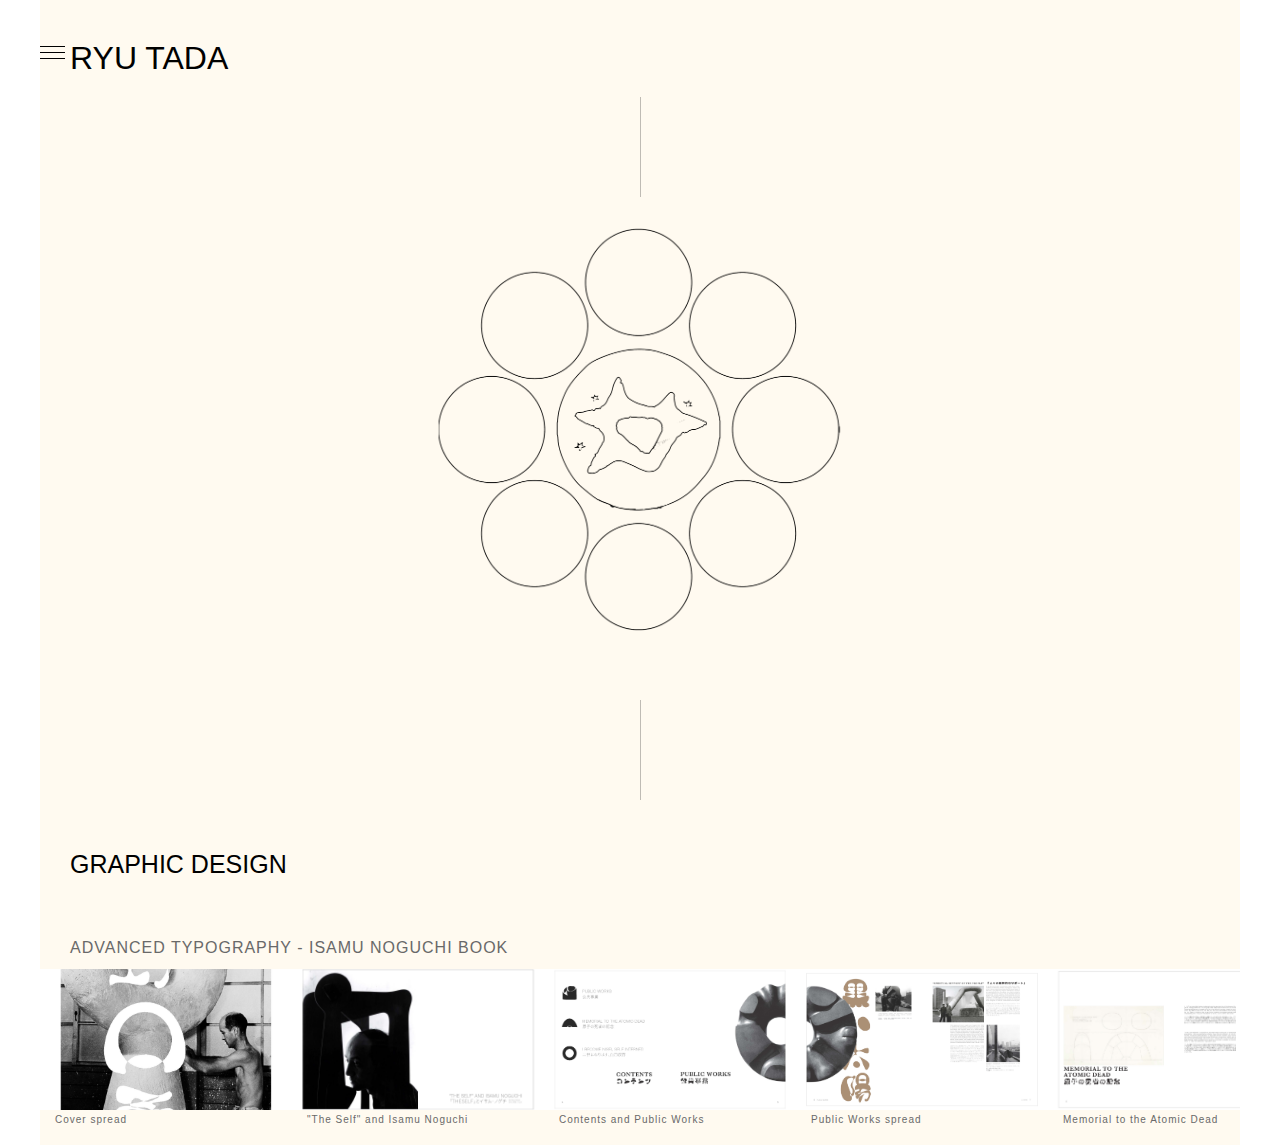
<file: index.html>
<!DOCTYPE html>
<html lang="en" dir="ltr">
<head>

  <meta charset="uft-8">
  <title>Ryu Tada</title>

  <link rel="stylesheet" href="style.css">
  <link rel="stylesheet" href="header.css">

</head>
<body>
  <div class="page-wrapper">
    <header>
      <h1><a href="#">RYU TADA</a></h1>

      <!-- Checkbox -->
      <input class="checkbox" type="checkbox">

      <!-- Hamburger -->
      <div class="hamburger">
        <div class="wrapper">
          <div class="line"></div>
        </div>
      </div>

      <!-- Main Menu -->
      <nav class="menu">
        <a href="">GRAPHIC DESIGN</a>
        <a href="">PRINT MEDIA</a>
        <a href="">FIBERS</a>
      </nav>

    </header>

    <main>
      <div class="v-line"> <div></div> </div>

      <figure>
        <img src="logo.png" alt="">
      </figure>

      <div class="v-line2"> <div></div> </div>

      <h2>GRAPHIC DESIGN</h2>
      <p1>ADVANCED TYPOGRAPHY - ISAMU NOGUCHI BOOK</p1>

      <div class="media-scroller snaps-inline">
        <div class="media-element">
          <img src="images/coverpage.jpg"/>
          <p class="title">Cover spread</p>
        </div>
        <div class="media-element">
          <img src="images/spread_1.jpg"/>
          <p class="title">"The Self" and Isamu Noguchi</p>
        </div>
        <div class="media-element">
          <img src="images/spread_2.jpg"/>
          <p class="title">Contents and Public Works</p>
        </div>
        <div class="media-element">
          <img src="images/spread_3.jpg">
          <p class="title">Public Works spread</p>
        </div>
        <div class="media-element">
          <img src="images/spread_4.jpg">
          <p class="title">Memorial to the Atomic Dead</p>
        </div>
        <div class="media-element">
          <img src="images/spread_5.jpg">
          <p class="title">Memorial to the Atomic Dead spread</p>
        </div>
        <div class="media-element">
          <img src="images/spread_6.jpg">
          <p class="title">Image spread</p>
        </div>
        <div class="media-element">
          <img src="images/spread_7.jpg">
          <p class="title">I Become Nisei, Self Interned</p>
        </div>
        <div class="media-element">
          <img src="images/spread_8.jpg">
          <p class="title">Image spread</p>
        </div>
        <div class="media-element">
          <img src="images/spread_9.jpg">
          <p class="title">End spread</p>
        </div>
      </div>
    </main>
  </div>
  <!-- END page wrapper -->

</body>
</html>
</file>
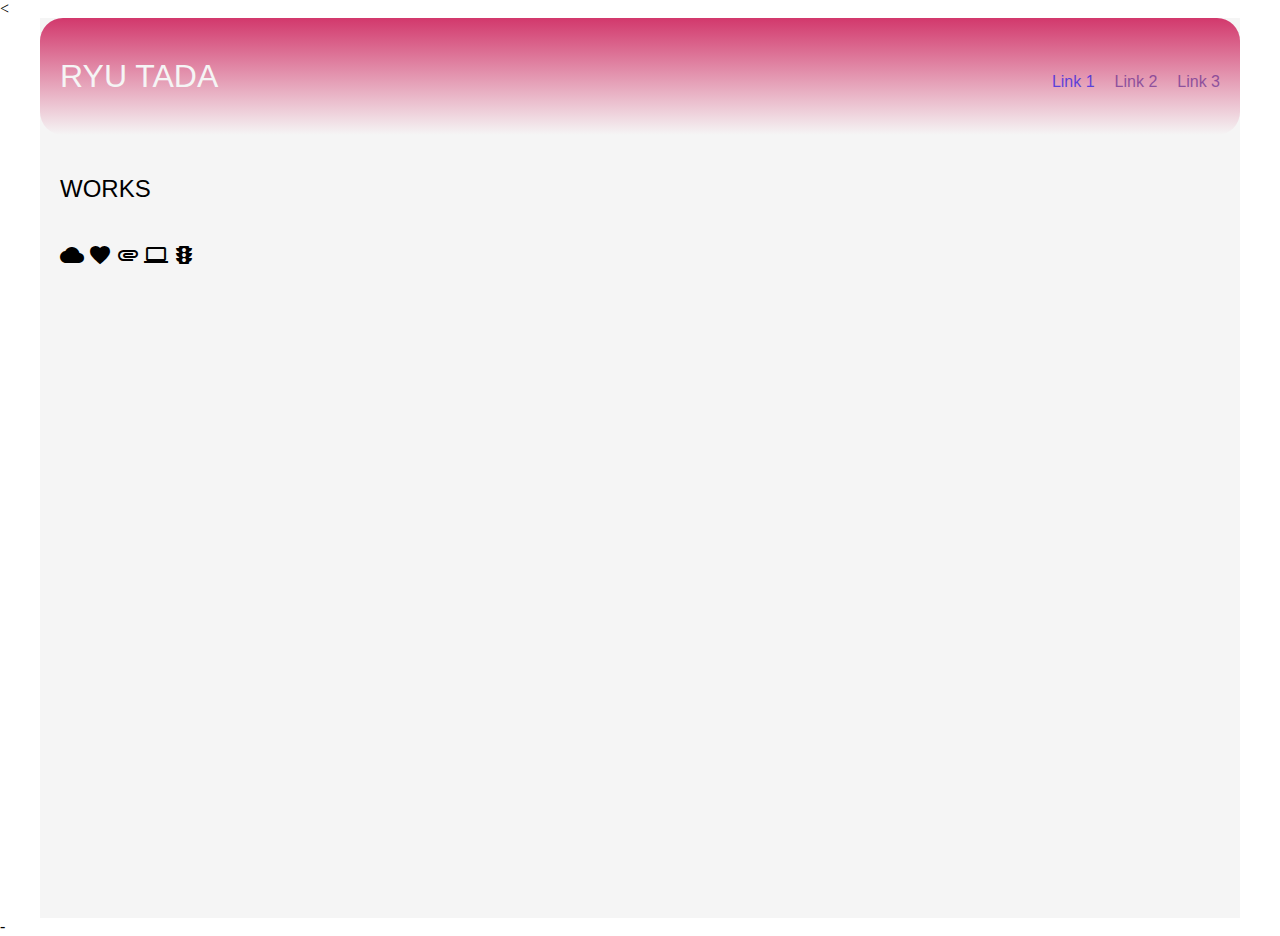
<file: Freestyle.html>
<<!DOCTYPE html>
<style>
  *{
    margin: 0;
    padding: 0;
  }
.page-wrapper {
  background-color: whitesmoke;
  max-width: 1200px;
  height: 100vh;
  margin: 0 auto;
}
.page-wrapper > * {
  padding-left: 20px;
  padding-right: 20px;
}
li {
  list-style: none;
}
li {
  opacity: .6;
}
header {
  border-radius: 23px;
  background-color: #d2386c;
  display: flex;
  justify-content: space-between;
  align-items: baseline;
  margin-bottom: 40px;
  padding: 40px 0;
}
header {
  background: linear-gradient(to bottom, #d2386c 0%, whitesmoke 100% )
}

header ul {
  display: flex;
}
header ul li {
  margin-left: 20px;
}
main {
  margin-bottom: 40px;
}
h1 {
  font-family: Helvetica;
  font-weight: 100;
  color: whitesmoke;
}
h2 {
  margin-bottom: 20px;
  font-family: Helvetica;
  font-weight: 100;
}
p {
  background: linear-gradient(to bottom, whitesmoke 0%, lightgray 100% )
}
li {
  font-family: Helvetica;
}
header nav a {
  text-decoration: none;
}
@media (max-width: 768.98px) {
  header nav {
    display: none;
  }
}
</style>

<div class="page-wrapper">
  <header>
    <h1>RYU TADA</h1>
    <nav>
      <ul>
        <li><a href="../22.2_module 05_selectors/selectors.1.simple.html">Link 1</a></li>
        <li> <a href="">Link 2</a> </li>
        <li> <a href="">Link 3</a> </li>
      </ul>
    </nav>
  </header>
  <main>
    <h2> WORKS </h2>
  </main>



  <footer>
    <head>
    <link rel="stylesheet" href="https://fonts.googleapis.com/icon?family=Material+Icons">
    </head>
    <body>
    <i class="material-icons">cloud</i>
    <i class="material-icons">favorite</i>
    <i class="material-icons">attachment</i>
    <i class="material-icons">computer</i>
    <i class="material-icons">traffic</i>
    </body>
  </footer>

</div>

-
</file>
<file: style.css>
@import url('https://fonts.googleapis.com/css2?family=Poppins:ital,wght@0,100;1,800&display=swap');

* {
  box-sizing: border-box;
  margin: 0;
  padding: 0;
}
.page-wrapper {
  display: flow-root;
  background: floralwhite;
  max-width: 1200px;
  min-height: 100vh;
  margin: 0 auto;
}

p {
  /* font-size: 120px; */
  padding-left: 15px;
  padding-top: 4px;
  padding-bottom: 20px;
  color: dimgray;
  letter-spacing: 1px;
}
p1 {
  font-family: Helvetica;
  font-weight: 100;
  font-size: 16px;
  color: dimgray;
  padding-left: 30px;
  letter-spacing: 1px;
}
p.font-1 {
  font: 14px/1.5 'Poppins' , sans serif;
  letter-spacing: 2px;
}
p.title {
  font-family: Helvetica;
  font-weight: 100;
  font-size: 10px;
}
a {
  font-family: Helvetica;
  font-weight: 100;
}

.v-line {
  display: flex;
  justify-content: center;
  position: relative;
  z-index: 10;
}
.v-line > div {
  background-color: rgba(0, 0, 0, 0.25);
  width: 1px;
  height: 100px;
}

.v-line2 {
  display: flex;
  justify-content: center;
  position: relative;
  z-index: 10;
}
.v-line2 > div {
  background-color: rgba(0, 0, 0, 0.25);
  width: 1px;
  height: 100px;
  padding-bottom: 40px;
}

figure {
  margin-top: -20px;
}
figure > img {
  width: 50%;
  display: block;
  margin: 0 auto;
}
h2 {
  font-family: Helvetica;
  font-size: 25px;
  font-weight: 100;
  padding-top: 50px;
  padding-left: 30px;
  padding-bottom: 60px;
}
.media-scroller {
  --_spacer: var(--size-4);
  display: grid;
  gap: var(--_spacer);
  grid-auto-flow: column;
  grid-auto-columns: 21%;

  padding: var(--_spacer) var(--_spacer) var(--_spacer);
  padding-top: 12px;

  overflow-x: auto;
  overscroll-behavior-inline: contain;
}
div::-webkit-scrollbar{
  display: none;
}
.media-element {
  display: grid;
  grid-template-rows: min-content;
  gap: var(--_spacer);
  padding: var(--_spacer);
  background: var(--surface-2);
  border-radius: var(--radius-2);
  box-shadow: var(--shadow-3);
}
.media-element > img {
  inline -size: 100%;
  aspect-ratio: 16 / 9;
  object-fit: cover;
}

.snaps-inline {
  scroll-snap-type: inline mandatory;
  scroll-padding-inline: var(--_spacer, 1rem);
}
.snaps-inline > * {
  scroll-snap-align: start;
}

img {
  width: 100%;
  height: auto;
  transition:transform 0.25s ease;
}
img:hover {
  -webkit-transform:scale(1.5);transform:scale(1.5)

}
</file>
<file: header.css>
* {
  box-sizing: border-box;
  margin: 0;
  padding: 0;
}

h1 {
  font-family: Helvetica, sans-serif;
  font-weight: 100;
  color: black;
  margin: 40px 0 0 30px;
  padding-bottom: 20px;
}
h1 a {
  color: black;
  text-decoration: none;
}

.checkbox,
.hamburger {
  position: fixed;
  top: 30px; left: 30px;
}
.checkbox {
  width: 45px;
  height: 45px;
  opacity: 0;
  cursor: pointer !important;
  z-index: 99;
}
.hamburger {
/*  background: coral; */
  width: 45px;
  height: 45px;
  padding: 10px;
  z-index: 11;
}
/* flex container */
.wrapper {
/*  background: gold; */

  display: flex;
  align-items: center;

  height: 100%;
  transition: 0.5s ease;
}
/* flex item */
.hamburger .wrapper .line {
  background: black;
  position: relative; /* create a new positioning context for the pseudo elements */
  width: 100%;
  height: 1px;
  width: 100%;
}
.hamburger .wrapper .line::before,
.hamburger .wrapper .line::after {
  background: black;
  content: '';
  position: absolute;
  width: 100%;
  height: 1px;
  transition: 0.5s ease;
}
.hamburger .wrapper .line::before { top: -6px; }
.hamburger .wrapper .line::after { top: 6px }


.checkbox:checked + .hamburger .wrapper {
  transform: rotate(135deg);
}
.checkbox:checked + .hamburger .wrapper .line::before {
  transform: rotate(90deg);
  top: 0;
}
.checkbox:checked + .hamburger .wrapper .line::after {
  opacity: 0;
}
.checkbox:checked:hover + .hamburger .wrapper {
  transform: rotate(225deg);
}
.menu {
  position: fixed;
  top: 0; bottom: 0; left: -250px;

  display: flex;
  flex-direction: column;
  align-items: flex-end;

  width: 250px;
  transition: 0.5s ease;
}
.menu a:first-child {
  margin-top: 100px;
}
.menu a {
  color: transparent;
  text-decoration: none;
  width: 210px;
  padding: 10px 0; /* top-bottom left-right */
  transition: 0.5s ease;
}
.checkbox:checked ~ .menu {
  background: lightgray;opacity: 0.4;
  left: 0;
}
.checkbox:checked ~ .menu a {
  color: black;
}
</file>
